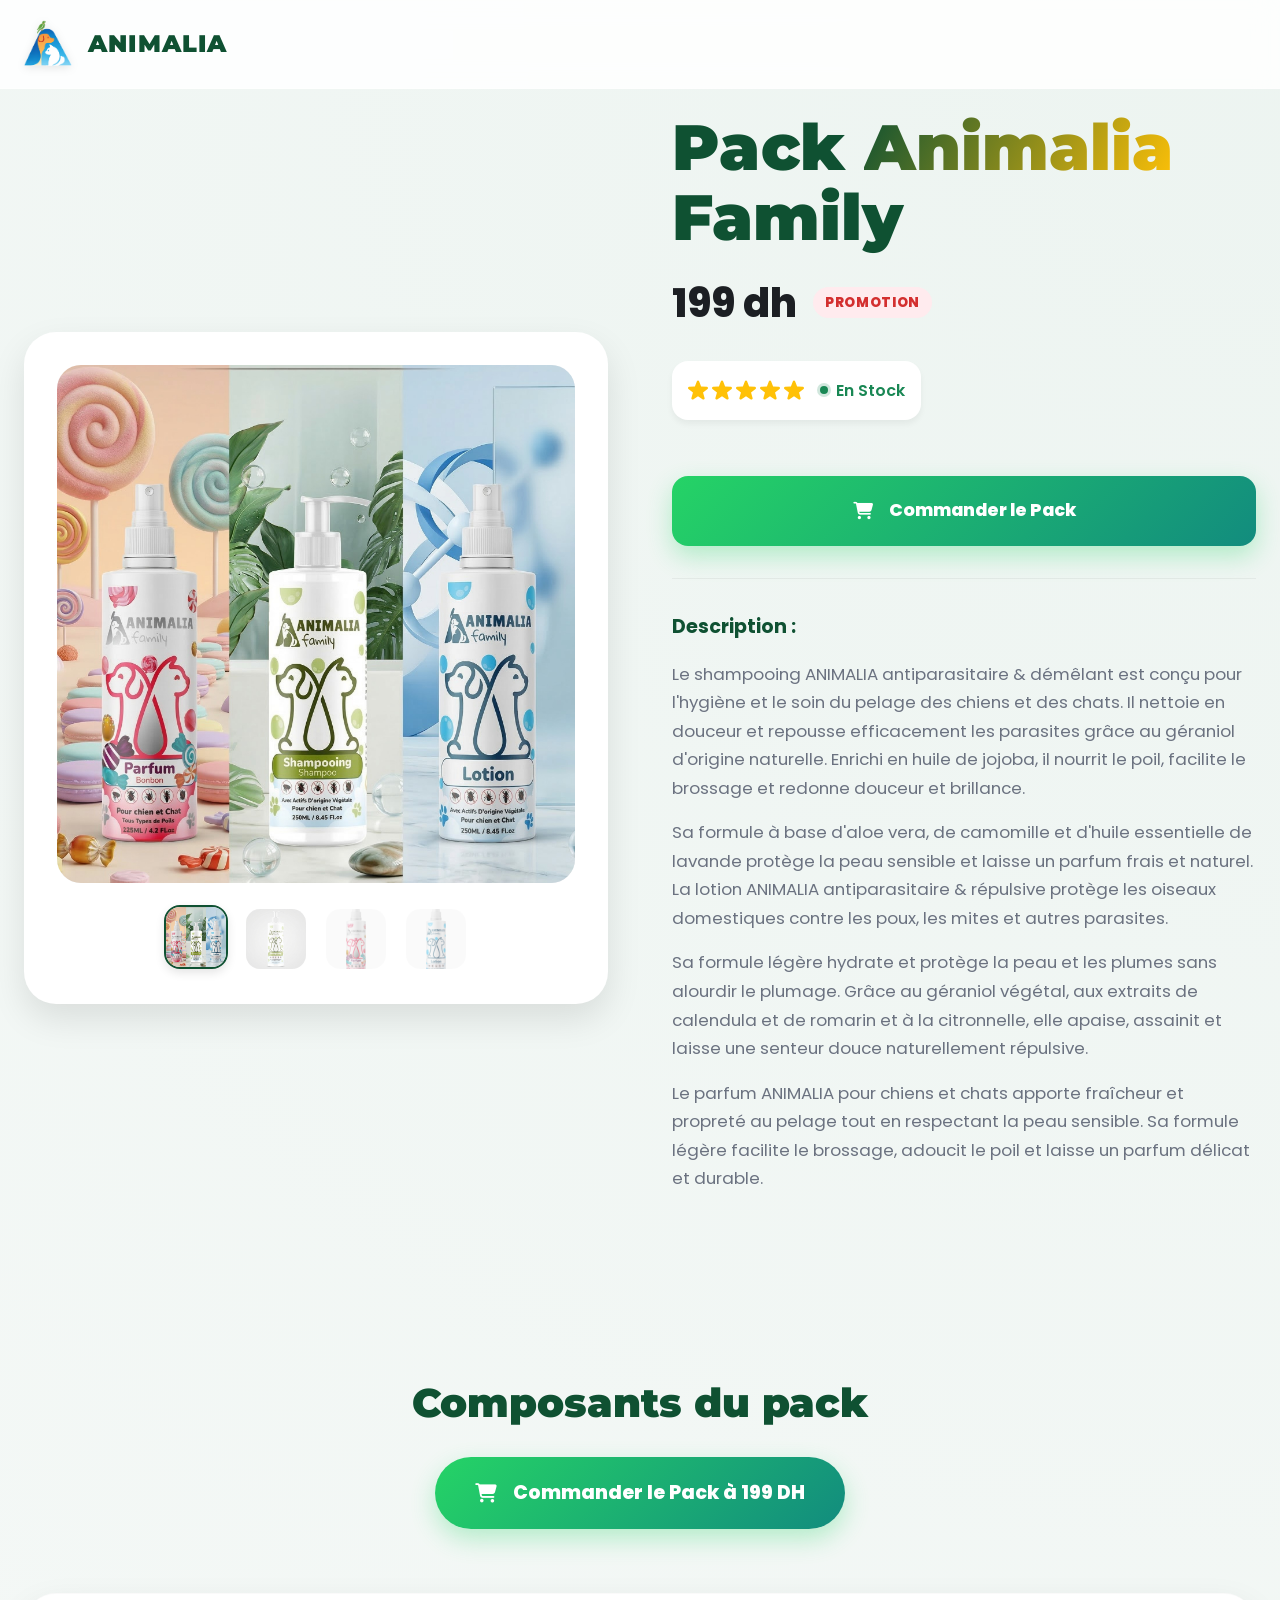
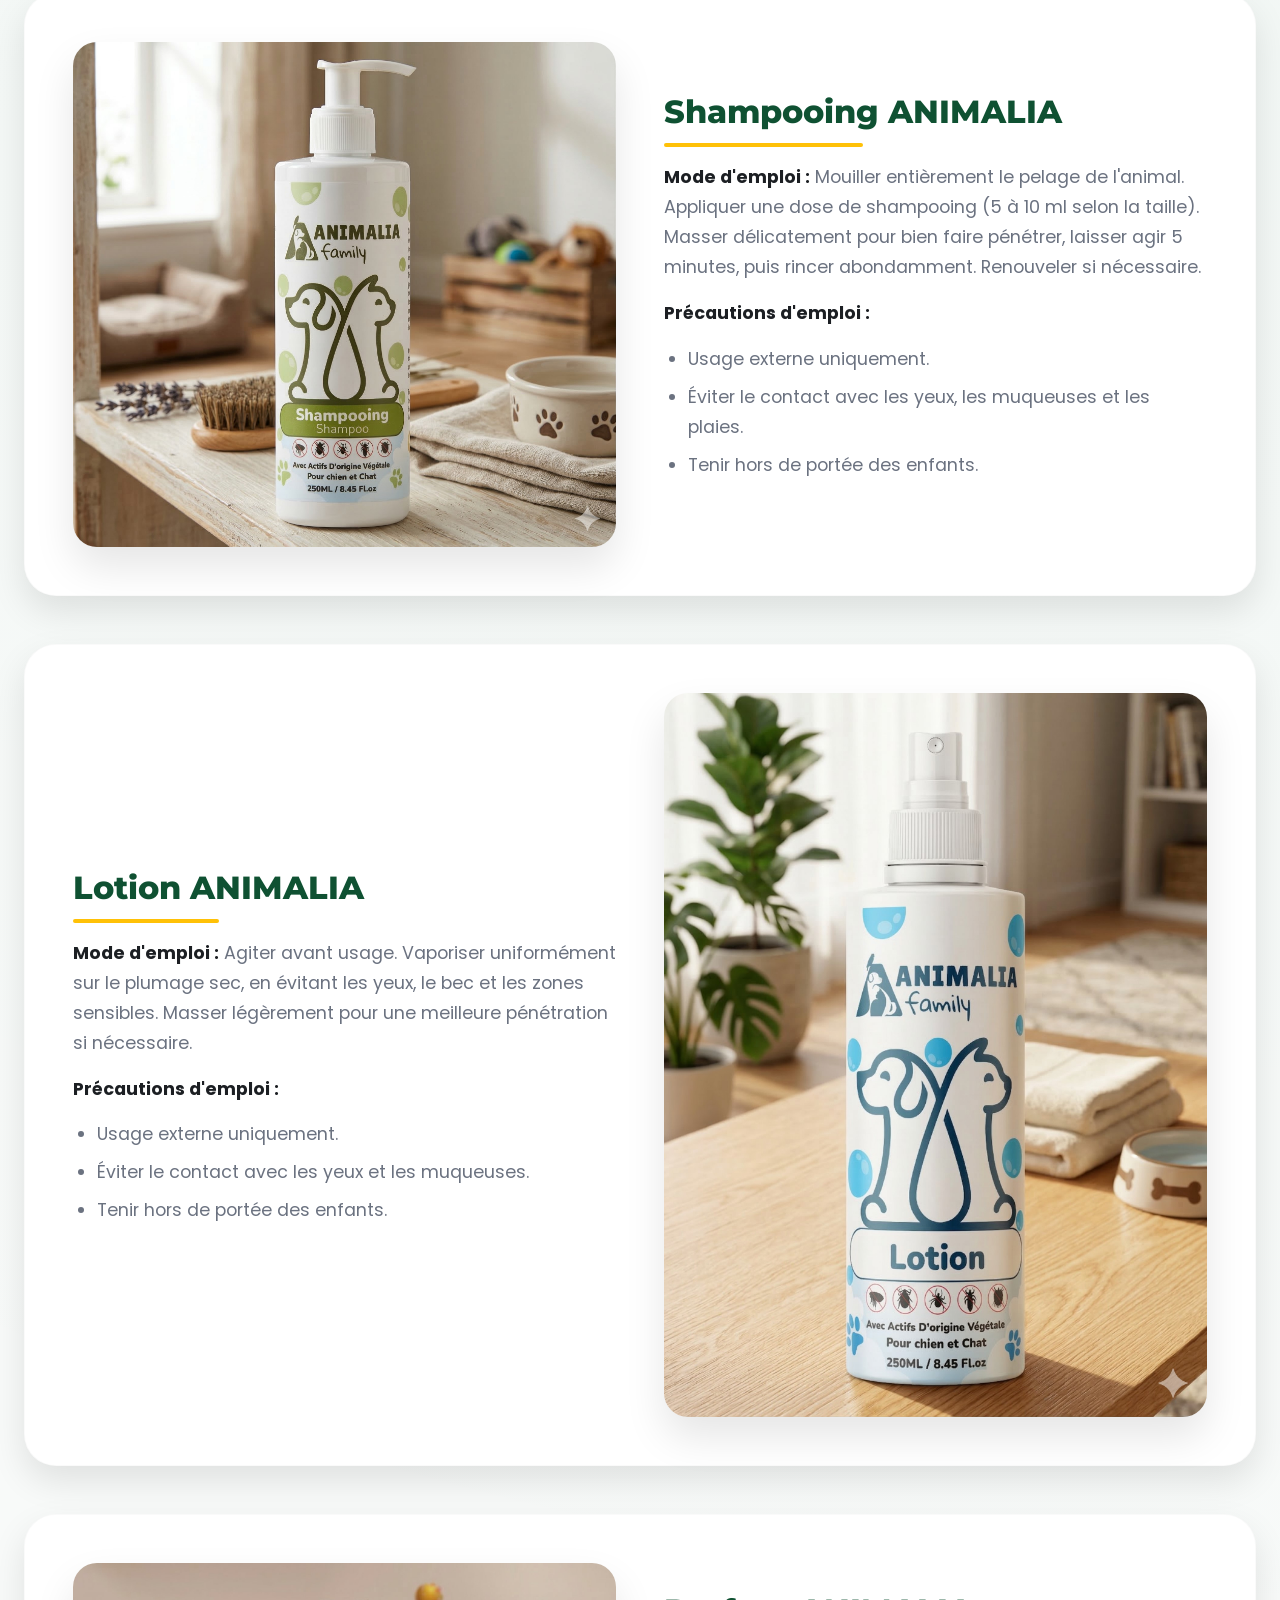
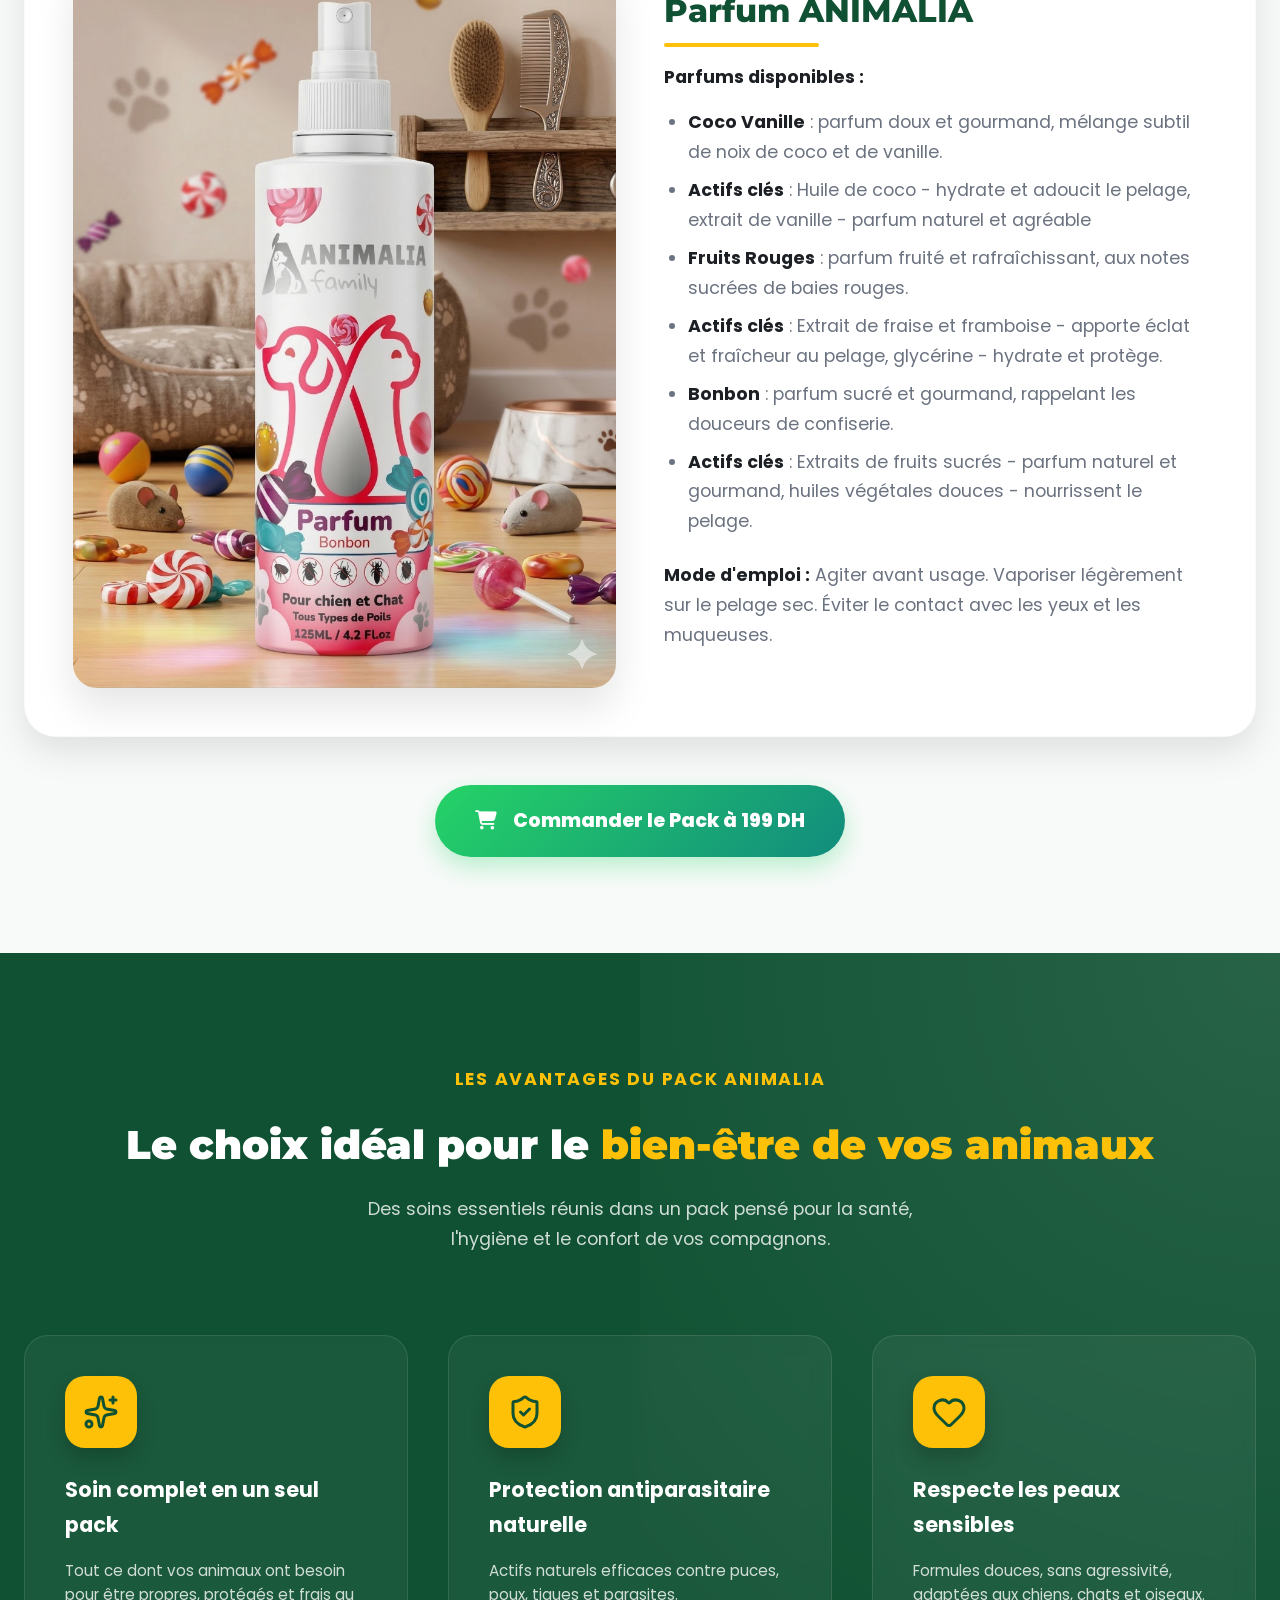
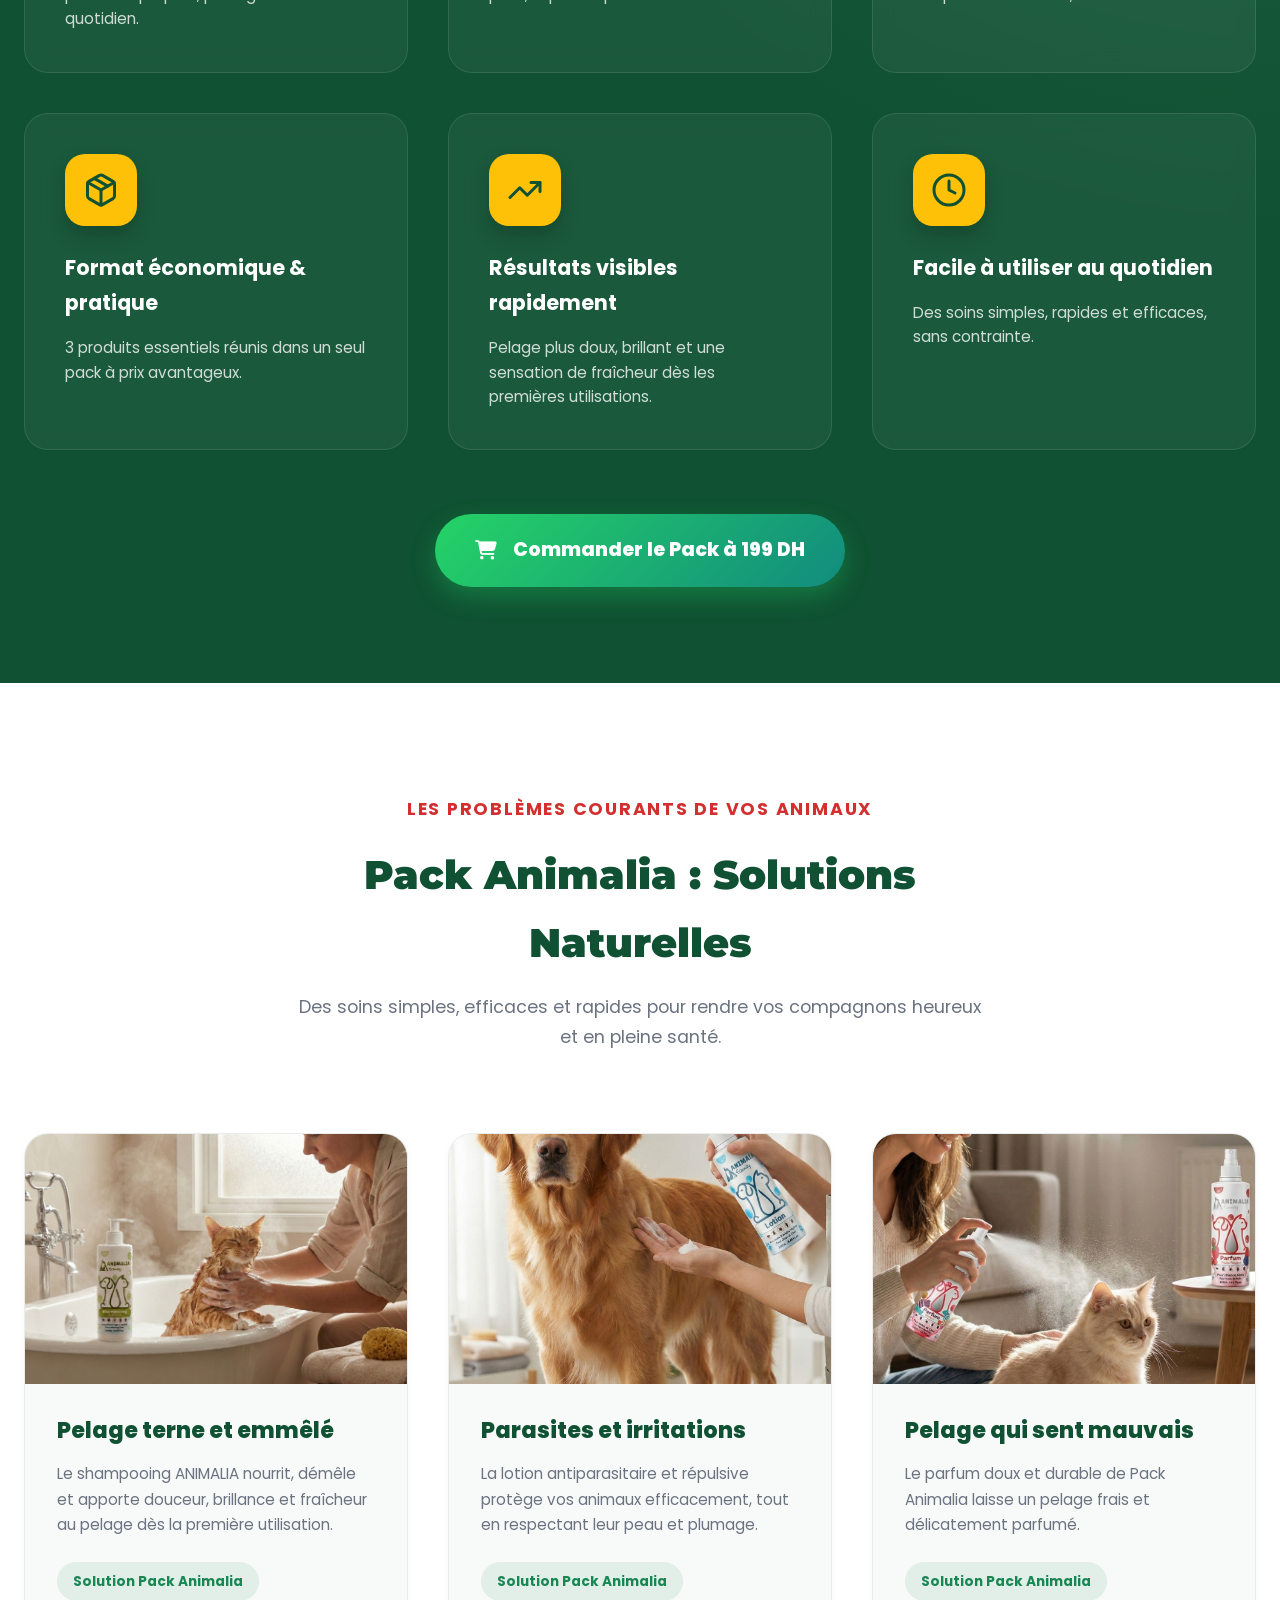
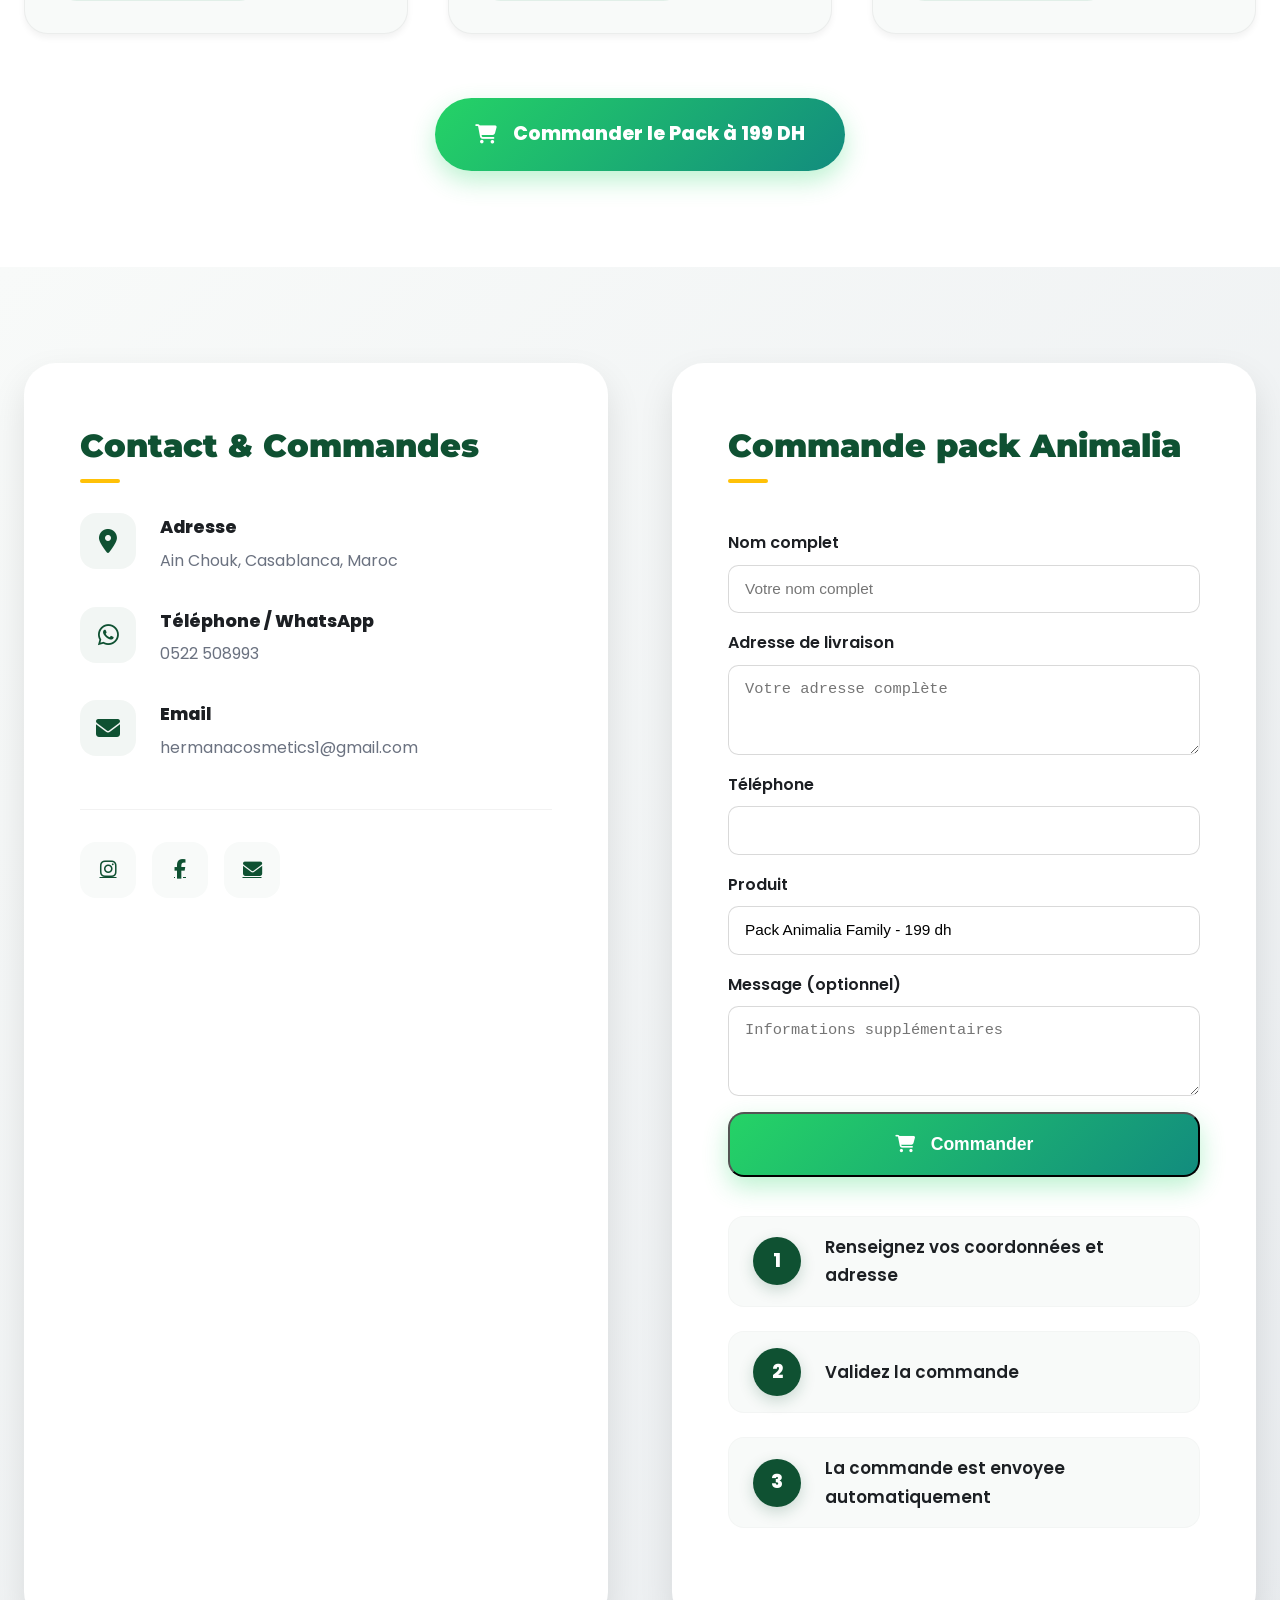
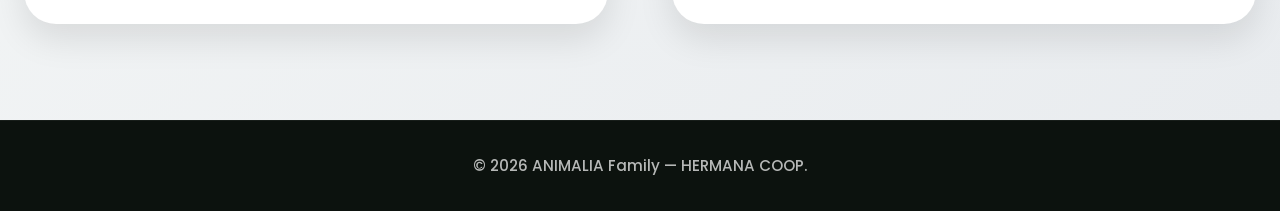
<file: index.html>
<!doctype html>
<html lang="fr">
  <head>
    <meta charset="UTF-8" />
    <meta name="viewport" content="width=device-width, initial-scale=1.0" />
    <title>ANIMALIA | Premium Pet Care | Produits Naturels 100% Maroc</title>
    <meta
      name="description"
      content="Produits naturels et efficaces pour le bien-être de vos animaux"
    />
    <link rel="icon" href="images/logo.png" />
    <link
      rel="stylesheet"
      href="https://cdnjs.cloudflare.com/ajax/libs/font-awesome/6.4.0/css/all.min.css"
    />
    <link
      href="https://fonts.googleapis.com/css2?family=Poppins:wght@300;400;500;600;700;800;900&family=Montserrat:wght@700;800;900&display=swap"
      rel="stylesheet"
    />

    <!-- Meta Pixel Code -->
    <script>
      !(function (f, b, e, v, n, t, s) {
        if (f.fbq) return;
        n = f.fbq = function () {
          n.callMethod
            ? n.callMethod.apply(n, arguments)
            : n.queue.push(arguments);
        };
        if (!f._fbq) f._fbq = n;
        n.push = n;
        n.loaded = !0;
        n.version = "2.0";
        n.queue = [];
        t = b.createElement(e);
        t.async = !0;
        t.src = v;
        s = b.getElementsByTagName(e)[0];
        s.parentNode.insertBefore(t, s);
      })(window, document, "script", "https://connect.facebook.net/en_US/fbevents.js");
      fbq("init", "1262702932162146");
      fbq("track", "PageView");
    </script>
    <!-- End Meta Pixel Code -->

    <link rel="stylesheet" href="style.css" />
  </head>
  <body>
    <noscript
      ><img
        height="1"
        width="1"
        style="display: none"
        src="https://www.facebook.com/tr?id=1262702932162146&ev=PageView&noscript=1"
    /></noscript>
    <!-- Header -->
    <header>
      <div class="container">
        <a href="/" class="logo">
          <img src="images/logo.png" alt="Animalia" />
          <span>ANIMALIA</span>
        </a>
      </div>
    </header>

    <main>
      <!-- Hero Section -->
      <section class="hero" id="home">
        <div class="container">
          <div class="grid">
            <!-- Product Gallery -->
            <div class="product-gallery">
              <div class="gallery-wrapper">
                <div class="main-image">
                  <img
                    id="mainImage"
                    src="images/Pack_Animalia_Family_bg.jpg"
                    alt="Pack Animalia"
                  />
                </div>
                <div class="thumbnails">
                  <div class="thumbnail active" onclick="changeImage(0, this)">
                    <img
                      src="images/Pack_Animalia_Family_bg.jpg"
                      alt="Thumbnail 1"
                    />
                  </div>
                  <div class="thumbnail" onclick="changeImage(1, this)">
                    <img src="images/prod1.jpg" alt="Thumbnail 2" />
                  </div>
                  <div class="thumbnail" onclick="changeImage(2, this)">
                    <img src="images/prod2.jpg" alt="Thumbnail 3" />
                  </div>
                  <div class="thumbnail" onclick="changeImage(3, this)">
                    <img src="images/prod3.jpg" alt="Thumbnail 4" />
                  </div>
                </div>
              </div>
            </div>

            <!-- Product Info -->
            <div class="product-info">
              <h1>Pack <span>Animalia</span> Family</h1>
              <p class="price">199 dh</p>

              <div class="rating-stock">
                <div class="stars">
                  <svg viewBox="0 0 512 512">
                    <path
                      d="M510.549,196.024c-3.812-11.726-14.5-19.868-26.82-20.42l-147.935-6.686l-52.09-138.642C279.37,18.739,268.329,11.089,256,11.089c-12.329,0-23.37,7.65-27.704,19.187l-52.089,138.642l-147.935,6.686c-12.321,0.552-23.008,8.694-26.821,20.42c-3.812,11.726,0.052,24.598,9.689,32.283l115.756,92.368L87.542,463.453c-3.27,11.889,1.155,24.554,11.136,31.808c9.985,7.246,23.404,7.548,33.704,0.758L256,414.473l123.617,81.547c10.3,6.789,23.719,6.487,33.704-0.758c9.982-7.245,14.405-19.92,11.131-31.808l-39.347-142.779l115.756-92.368C510.498,220.621,514.362,207.749,510.549,196.024z"
                    />
                  </svg>
                  <svg viewBox="0 0 512 512">
                    <path
                      d="M510.549,196.024c-3.812-11.726-14.5-19.868-26.82-20.42l-147.935-6.686l-52.09-138.642C279.37,18.739,268.329,11.089,256,11.089c-12.329,0-23.37,7.65-27.704,19.187l-52.089,138.642l-147.935,6.686c-12.321,0.552-23.008,8.694-26.821,20.42c-3.812,11.726,0.052,24.598,9.689,32.283l115.756,92.368L87.542,463.453c-3.27,11.889,1.155,24.554,11.136,31.808c9.985,7.246,23.404,7.548,33.704,0.758L256,414.473l123.617,81.547c10.3,6.789,23.719,6.487,33.704-0.758c9.982-7.245,14.405-19.92,11.131-31.808l-39.347-142.779l115.756-92.368C510.498,220.621,514.362,207.749,510.549,196.024z"
                    />
                  </svg>
                  <svg viewBox="0 0 512 512">
                    <path
                      d="M510.549,196.024c-3.812-11.726-14.5-19.868-26.82-20.42l-147.935-6.686l-52.09-138.642C279.37,18.739,268.329,11.089,256,11.089c-12.329,0-23.37,7.65-27.704,19.187l-52.089,138.642l-147.935,6.686c-12.321,0.552-23.008,8.694-26.821,20.42c-3.812,11.726,0.052,24.598,9.689,32.283l115.756,92.368L87.542,463.453c-3.27,11.889,1.155,24.554,11.136,31.808c9.985,7.246,23.404,7.548,33.704,0.758L256,414.473l123.617,81.547c10.3,6.789,23.719,6.487,33.704-0.758c9.982-7.245,14.405-19.92,11.131-31.808l-39.347-142.779l115.756-92.368C510.498,220.621,514.362,207.749,510.549,196.024z"
                    />
                  </svg>
                  <svg viewBox="0 0 512 512">
                    <path
                      d="M510.549,196.024c-3.812-11.726-14.5-19.868-26.82-20.42l-147.935-6.686l-52.09-138.642C279.37,18.739,268.329,11.089,256,11.089c-12.329,0-23.37,7.65-27.704,19.187l-52.089,138.642l-147.935,6.686c-12.321,0.552-23.008,8.694-26.821,20.42c-3.812,11.726,0.052,24.598,9.689,32.283l115.756,92.368L87.542,463.453c-3.27,11.889,1.155,24.554,11.136,31.808c9.985,7.246,23.404,7.548,33.704,0.758L256,414.473l123.617,81.547c10.3,6.789,23.719,6.487,33.704-0.758c9.982-7.245,14.405-19.92,11.131-31.808l-39.347-142.779l115.756-92.368C510.498,220.621,514.362,207.749,510.549,196.024z"
                    />
                  </svg>
                  <svg viewBox="0 0 512 512">
                    <path
                      d="M510.549,196.024c-3.812-11.726-14.5-19.868-26.82-20.42l-147.935-6.686l-52.09-138.642C279.37,18.739,268.329,11.089,256,11.089c-12.329,0-23.37,7.65-27.704,19.187l-52.089,138.642l-147.935,6.686c-12.321,0.552-23.008,8.694-26.821,20.42c-3.812,11.726,0.052,24.598,9.689,32.283l115.756,92.368L87.542,463.453c-3.27,11.889,1.155,24.554,11.136,31.808c9.985,7.246,23.404,7.548,33.704,0.758L256,414.473l123.617,81.547c10.3,6.789,23.719,6.487,33.704-0.758c9.982-7.245,14.405-19.92,11.131-31.808l-39.347-142.779l115.756-92.368C510.498,220.621,514.362,207.749,510.549,196.024z"
                    />
                  </svg>
                </div>
                <p class="in-stock">En Stock</p>
              </div>

              <div class="order-btn-wrapper">
                <a href="#order" class="order-btn">
                  <i class="fas fa-shopping-cart"></i>
                  Commander le Pack
                </a>
              </div>

              <div class="description">
                <p class="label">Description :</p>
                <p class="text">
                  Le shampooing ANIMALIA antiparasitaire & démêlant est conçu
                  pour l'hygiène et le soin du pelage des chiens et des chats.
                  Il nettoie en douceur et repousse efficacement les parasites
                  grâce au géraniol d'origine naturelle. Enrichi en huile de
                  jojoba, il nourrit le poil, facilite le brossage et redonne
                  douceur et brillance.
                </p>
                <p class="text">
                  Sa formule à base d'aloe vera, de camomille et d'huile
                  essentielle de lavande protège la peau sensible et laisse un
                  parfum frais et naturel. La lotion ANIMALIA antiparasitaire &
                  répulsive protège les oiseaux domestiques contre les poux, les
                  mites et autres parasites.
                </p>
                <p class="text">
                  Sa formule légère hydrate et protège la peau et les plumes
                  sans alourdir le plumage. Grâce au géraniol végétal, aux
                  extraits de calendula et de romarin et à la citronnelle, elle
                  apaise, assainit et laisse une senteur douce naturellement
                  répulsive.
                </p>
                <p class="text">
                  Le parfum ANIMALIA pour chiens et chats apporte fraîcheur et
                  propreté au pelage tout en respectant la peau sensible. Sa
                  formule légère facilite le brossage, adoucit le poil et laisse
                  un parfum délicat et durable.
                </p>
              </div>
            </div>
          </div>
        </div>
      </section>

      <!-- Pack Components Section -->
      <section class="pack-section" id="pack">
        <div class="container">
          <div class="section-title">
            <h2>Composants du pack</h2>
            <div class="center-btn" style="margin-top: 1.25rem">
              <a href="#order" class="order-btn-large">
                <i class="fas fa-shopping-cart"></i>
                Commander le Pack à 199 DH
              </a>
            </div>
          </div>

          <!-- Shampooing -->
          <div class="product-card">
            <img
              src="images/prod1i.jpg"
              alt="Shampooing Antiparasitaire & Démêlant"
            />
            <div class="content">
              <h3>Shampooing ANIMALIA</h3>
              <p>
                <span class="bold">Mode d'emploi :</span> Mouiller entièrement
                le pelage de l'animal. Appliquer une dose de shampooing (5 à 10
                ml selon la taille). Masser délicatement pour bien faire
                pénétrer, laisser agir 5 minutes, puis rincer abondamment.
                Renouveler si nécessaire.
              </p>
              <p><span class="bold">Précautions d'emploi :</span></p>
              <ul>
                <li>Usage externe uniquement.</li>
                <li>
                  Éviter le contact avec les yeux, les muqueuses et les plaies.
                </li>
                <li>Tenir hors de portée des enfants.</li>
              </ul>
            </div>
          </div>

          <!-- Lotion -->
          <div class="product-card reverse">
            <img
              src="images/prod2i.jpg"
              alt="Lotion Antiparasitaire & Répulsive"
            />
            <div class="content">
              <h3>Lotion ANIMALIA</h3>
              <p>
                <span class="bold">Mode d'emploi :</span> Agiter avant usage.
                Vaporiser uniformément sur le plumage sec, en évitant les yeux,
                le bec et les zones sensibles. Masser légèrement pour une
                meilleure pénétration si nécessaire.
              </p>
              <p><span class="bold">Précautions d'emploi :</span></p>
              <ul>
                <li>Usage externe uniquement.</li>
                <li>Éviter le contact avec les yeux et les muqueuses.</li>
                <li>Tenir hors de portée des enfants.</li>
              </ul>
            </div>
          </div>

          <!-- Parfum -->
          <div class="product-card">
            <img src="images/prod3i.jpg" alt="Parfum ANIMALIA" />
            <div class="content">
              <h3>Parfum ANIMALIA</h3>
              <p><span class="bold">Parfums disponibles :</span></p>
              <ul>
                <li>
                  <span class="bold">Coco Vanille</span> : parfum doux et
                  gourmand, mélange subtil de noix de coco et de vanille.
                </li>
                <li>
                  <span class="bold">Actifs clés</span> : Huile de coco -
                  hydrate et adoucit le pelage, extrait de vanille - parfum
                  naturel et agréable
                </li>
                <li>
                  <span class="bold">Fruits Rouges</span> : parfum fruité et
                  rafraîchissant, aux notes sucrées de baies rouges.
                </li>
                <li>
                  <span class="bold">Actifs clés</span> : Extrait de fraise et
                  framboise - apporte éclat et fraîcheur au pelage, glycérine -
                  hydrate et protège.
                </li>
                <li>
                  <span class="bold">Bonbon</span> : parfum sucré et gourmand,
                  rappelant les douceurs de confiserie.
                </li>
                <li>
                  <span class="bold">Actifs clés</span> : Extraits de fruits
                  sucrés - parfum naturel et gourmand, huiles végétales douces -
                  nourrissent le pelage.
                </li>
              </ul>
              <p>
                <span class="bold">Mode d'emploi :</span> Agiter avant usage.
                Vaporiser légèrement sur le pelage sec. Éviter le contact avec
                les yeux et les muqueuses.
              </p>
            </div>
          </div>

          <div class="center-btn">
            <a href="#order" class="order-btn-large">
              <i class="fas fa-shopping-cart"></i>
              Commander le Pack à 199 DH
            </a>
          </div>
        </div>
      </section>

      <!-- Benefits Section -->
      <section class="benefits-section">
        <div class="container">
          <div class="benefits-header">
            <p class="subtitle">Les avantages du Pack Animalia</p>
            <h2>
              Le choix idéal pour le<span> bien-être de vos animaux</span>
            </h2>
            <p>
              Des soins essentiels réunis dans un pack pensé pour la santé,
              l'hygiène et le confort de vos compagnons.
            </p>
          </div>

          <div class="benefits-grid">
            <div class="benefit-card">
              <div class="benefit-icon">
                <svg
                  xmlns="http://www.w3.org/2000/svg"
                  viewBox="0 0 24 24"
                  fill="none"
                  stroke="currentColor"
                  stroke-width="2"
                  stroke-linecap="round"
                  stroke-linejoin="round"
                >
                  <path
                    d="M11.017 2.814a1 1 0 0 1 1.966 0l1.051 5.558a2 2 0 0 0 1.594 1.594l5.558 1.051a1 1 0 0 1 0 1.966l-5.558 1.051a2 2 0 0 0-1.594 1.594l-1.051 5.558a1 1 0 0 1-1.966 0l-1.051-5.558a2 2 0 0 0-1.594-1.594l-5.558-1.051a1 1 0 0 1 0-1.966l5.558-1.051a2 2 0 0 0 1.594-1.594z"
                  ></path>
                  <path d="M20 2v4"></path>
                  <path d="M22 4h-4"></path>
                  <circle cx="4" cy="20" r="2"></circle>
                </svg>
              </div>
              <h3>Soin complet en un seul pack</h3>
              <p>
                Tout ce dont vos animaux ont besoin pour être propres, protégés
                et frais au quotidien.
              </p>
            </div>

            <div class="benefit-card">
              <div class="benefit-icon">
                <svg
                  xmlns="http://www.w3.org/2000/svg"
                  viewBox="0 0 24 24"
                  fill="none"
                  stroke="currentColor"
                  stroke-width="2"
                  stroke-linecap="round"
                  stroke-linejoin="round"
                >
                  <path
                    d="M20 13c0 5-3.5 7.5-7.66 8.95a1 1 0 0 1-.67-.01C7.5 20.5 4 18 4 13V6a1 1 0 0 1 1-1c2 0 4.5-1.2 6.24-2.72a1.17 1.17 0 0 1 1.52 0C14.51 3.81 17 5 19 5a1 1 0 0 1 1 1z"
                  ></path>
                  <path d="m9 12 2 2 4-4"></path>
                </svg>
              </div>
              <h3>Protection antiparasitaire naturelle</h3>
              <p>
                Actifs naturels efficaces contre puces, poux, tiques et
                parasites.
              </p>
            </div>

            <div class="benefit-card">
              <div class="benefit-icon">
                <svg
                  xmlns="http://www.w3.org/2000/svg"
                  viewBox="0 0 24 24"
                  fill="none"
                  stroke="currentColor"
                  stroke-width="2"
                  stroke-linecap="round"
                  stroke-linejoin="round"
                >
                  <path
                    d="M2 9.5a5.5 5.5 0 0 1 9.591-3.676.56.56 0 0 0 .818 0A5.49 5.49 0 0 1 22 9.5c0 2.29-1.5 4-3 5.5l-5.492 5.313a2 2 0 0 1-3 .019L5 15c-1.5-1.5-3-3.2-3-5.5"
                  ></path>
                </svg>
              </div>
              <h3>Respecte les peaux sensibles</h3>
              <p>
                Formules douces, sans agressivité, adaptées aux chiens, chats et
                oiseaux.
              </p>
            </div>

            <div class="benefit-card">
              <div class="benefit-icon">
                <svg
                  xmlns="http://www.w3.org/2000/svg"
                  viewBox="0 0 24 24"
                  fill="none"
                  stroke="currentColor"
                  stroke-width="2"
                  stroke-linecap="round"
                  stroke-linejoin="round"
                >
                  <path
                    d="M11 21.73a2 2 0 0 0 2 0l7-4A2 2 0 0 0 21 16V8a2 2 0 0 0-1-1.73l-7-4a2 2 0 0 0-2 0l-7 4A2 2 0 0 0 3 8v8a2 2 0 0 0 1 1.73z"
                  ></path>
                  <path d="M12 22V12"></path>
                  <polyline points="3.29 7 12 12 20.71 7"></polyline>
                  <path d="m7.5 4.27 9 5.15"></path>
                </svg>
              </div>
              <h3>Format économique & pratique</h3>
              <p>
                3 produits essentiels réunis dans un seul pack à prix
                avantageux.
              </p>
            </div>

            <div class="benefit-card">
              <div class="benefit-icon">
                <svg
                  xmlns="http://www.w3.org/2000/svg"
                  viewBox="0 0 24 24"
                  fill="none"
                  stroke="currentColor"
                  stroke-width="2"
                  stroke-linecap="round"
                  stroke-linejoin="round"
                >
                  <path d="M16 7h6v6"></path>
                  <path d="m22 7-8.5 8.5-5-5L2 17"></path>
                </svg>
              </div>
              <h3>Résultats visibles rapidement</h3>
              <p>
                Pelage plus doux, brillant et une sensation de fraîcheur dès les
                premières utilisations.
              </p>
            </div>

            <div class="benefit-card">
              <div class="benefit-icon">
                <svg
                  xmlns="http://www.w3.org/2000/svg"
                  viewBox="0 0 24 24"
                  fill="none"
                  stroke="currentColor"
                  stroke-width="2"
                  stroke-linecap="round"
                  stroke-linejoin="round"
                >
                  <path d="M12 6v6l4 2"></path>
                  <circle cx="12" cy="12" r="10"></circle>
                </svg>
              </div>
              <h3>Facile à utiliser au quotidien</h3>
              <p>Des soins simples, rapides et efficaces, sans contrainte.</p>
            </div>
          </div>

          <div class="text-center mt-16">
            <a href="#order" class="order-btn-large">
              <i class="fas fa-shopping-cart"></i>
              Commander le Pack à 199 DH
            </a>
          </div>
        </div>
      </section>

      <!-- Problems Section -->
      <section class="problems-section">
        <div class="container">
          <div class="problems-header">
            <p class="subtitle">Les problèmes courants de vos animaux</p>
            <h2>Pack <span>Animalia</span> : Solutions Naturelles</h2>
            <p>
              Des soins simples, efficaces et rapides pour rendre vos compagnons
              heureux et en pleine santé.
            </p>
          </div>

          <div class="problems-grid">
            <div class="problem-card">
              <div class="problem-image">
                <img
                  src="images/cat-with-shampoo-cleaning.jpg"
                  alt="Pelage terne et emmêlé"
                />
              </div>
              <div class="problem-content">
                <h3>Pelage terne et emmêlé</h3>
                <p>
                  Le shampooing ANIMALIA nourrit, démêle et apporte douceur,
                  brillance et fraîcheur au pelage dès la première utilisation.
                </p>
                <span class="problem-tag">Solution Pack Animalia</span>
              </div>
            </div>

            <div class="problem-card">
              <div class="problem-image">
                <img
                  src="images/angry-cat.jpg"
                  alt="Parasites et irritations"
                />
              </div>
              <div class="problem-content">
                <h3>Parasites et irritations</h3>
                <p>
                  La lotion antiparasitaire et répulsive protège vos animaux
                  efficacement, tout en respectant leur peau et plumage.
                </p>
                <span class="problem-tag">Solution Pack Animalia</span>
              </div>
            </div>

            <div class="problem-card">
              <div class="problem-image">
                <img src="images/chill-cat.jpg" alt="Pelage qui sent mauvais" />
              </div>
              <div class="problem-content">
                <h3>Pelage qui sent mauvais</h3>
                <p>
                  Le parfum doux et durable de Pack Animalia laisse un pelage
                  frais et délicatement parfumé.
                </p>
                <span class="problem-tag">Solution Pack Animalia</span>
              </div>
            </div>
          </div>

          <div class="text-center mt-16">
            <a href="#order" class="order-btn-large">
              <i class="fas fa-shopping-cart"></i>
              Commander le Pack à 199 DH
            </a>
          </div>
        </div>
      </section>

      <!-- Contact Section -->
      <section class="contact-section" id="contact">
        <div class="contact-bg"></div>
        <div class="container">
          <div class="contact-grid">
            <!-- Contact Info -->
            <div class="contact-info">
              <h2>Contact & Commandes</h2>

              <div class="contact-item">
                <div class="icon">
                  <i class="fas fa-map-marker-alt"></i>
                </div>
                <div>
                  <h4>Adresse</h4>
                  <p>Ain Chouk, Casablanca, Maroc</p>
                </div>
              </div>

              <div class="contact-item">
                <div class="icon">
                  <i class="fab fa-whatsapp"></i>
                </div>
                <div>
                  <h4>Téléphone / WhatsApp</h4>
                  <p>0522 508993</p>
                </div>
              </div>

              <div class="contact-item">
                <div class="icon">
                  <i class="fas fa-envelope"></i>
                </div>
                <div>
                  <h4>Email</h4>
                  <p>hermanacosmetics1@gmail.com</p>
                </div>
              </div>

              <div class="social-links">
                <a
                  href="https://www.instagram.com/animaliafamily10/"
                  target="_blank"
                  rel="noopener noreferrer"
                >
                  <i class="fab fa-instagram"></i>
                </a>
                <a
                  href="https://web.facebook.com/profile.php?id=61585176427252"
                  target="_blank"
                  rel="noopener noreferrer"
                >
                  <i class="fab fa-facebook-f"></i>
                </a>
                <a
                  href="mailto:hermanacosmetics1@gmail.com"
                  target="_blank"
                  rel="noopener noreferrer"
                >
                  <i class="fas fa-envelope"></i>
                </a>
              </div>
            </div>

            <!-- How to Order (Order Form) -->
            <div class="how-to-order" id="order">
              <h3>Commande pack Animalia</h3>
              

              <form id="orderForm" class="order-form">
                <label>
                  Nom complet
                  <input
                    type="text"
                    id="fullName"
                    name="fullName"
                    required
                    placeholder="Votre nom complet"
                  />
                </label>
                <label>
                  Adresse de livraison
                  <textarea
                    id="address"
                    name="address"
                    required
                    placeholder="Votre adresse complète"
                  ></textarea>
                </label>
                <label>
                  Téléphone
                  <input
                    type="tel"
                    id="phone"
                    name="phone"
                    required
                  />
                </label>
                <label>
                  Produit
                  <input
                    type="text"
                    id="product"
                    name="product"
                    value="Pack Animalia Family - 199 dh"
                    readonly
                  />
                </label>
                <label>
                  Message (optionnel)
                  <textarea
                    id="message"
                    name="message"
                    placeholder="Informations supplémentaires"
                  ></textarea>
                </label>

                <button type="submit" class="order-btn">
                  <i class="fas fa-shopping-cart"></i>
                  Commander
                </button>
                <p id="orderStatus" class="order-status" aria-live="polite"></p>
              </form>

              <div class="order-steps">
                <div class="order-step">
                  <div class="number">1</div>
                  <p>Renseignez vos coordonnées et adresse</p>
                </div>
                <div class="order-step">
                  <div class="number">2</div>
                  <p>Validez la commande</p>
                </div>
                <div class="order-step">
                  <div class="number">3</div>
                  <p>La commande est envoyee automatiquement</p>
                </div>
              </div>
            </div>
          </div>
        </div>
      </section>
    </main>

    <!-- Footer -->
    <footer>
      <div class="container">
        <p>
          ©
          <script>
            document.write(new Date().getFullYear());
          </script>
          ANIMALIA Family — HERMANA COOP.
        </p>
      </div>
    </footer>

    <script src="config.js"></script>

    <!-- JavaScript for Image Gallery and Order -->
    <script>
      const productImages = [
        "images/Pack_Animalia_Family_bg.jpg",
        "images/prod1.jpg",
        "images/prod2.jpg",
        "images/prod3.jpg",
      ];

      function changeImage(index, element) {
        // Update main image
        document.getElementById("mainImage").src = productImages[index];

        // Update active thumbnail
        document.querySelectorAll(".thumbnail").forEach((thumb) => {
          thumb.classList.remove("active");
        });
        element.classList.add("active");
      }

      const API_BASE_URL = (window.__ANIMALIA_API_URL__ || "")
        .trim()
        .replace(/\/+$/, "");
      const USING_AWS_API = Boolean(API_BASE_URL);
      const ORDER_RECIPIENT = "hermanacosmetics1@gmail.com";
      const ORDER_SUBMIT_URL = USING_AWS_API
        ? `${API_BASE_URL}/orders`
        : `https://formsubmit.co/ajax/${ORDER_RECIPIENT}`;
      const orderForm = document.getElementById("orderForm");
      const orderStatus = document.getElementById("orderStatus");
      const productInput = document.getElementById("product");

      orderForm.addEventListener("submit", async function (e) {
        e.preventDefault();

        const fullName = document.getElementById("fullName").value.trim();
        const address = document.getElementById("address").value.trim();
        const phone = document.getElementById("phone").value.trim();
        const product = productInput.value;
        const message = document.getElementById("message").value.trim();

        if (!fullName || !address || !phone) {
          alert("Veuillez remplir tous les champs requis.");
          return;
        }

        const submitButton = orderForm.querySelector("button[type='submit']");
        const initialButtonHtml = submitButton.innerHTML;
        submitButton.disabled = true;
        submitButton.innerHTML =
          '<i class="fas fa-spinner fa-spin"></i> Envoi...';
        orderStatus.textContent = "";

        try {
          const response = await fetch(ORDER_SUBMIT_URL, {
            method: "POST",
            headers: {
              "Content-Type": "application/json",
              Accept: "application/json",
            },
            body: JSON.stringify(
              USING_AWS_API
                ? {
                    fullName,
                    address,
                    phone,
                    product,
                    message: message || "",
                  }
                : {
                    _subject: "Nouvelle commande ANIMALIA",
                    nom_complet: fullName,
                    adresse_livraison: address,
                    telephone: phone,
                    produit: product,
                    message: message || "Aucun",
                  }
            ),
          });

          const result = await response.json().catch(() => ({}));

          if (
            !response.ok ||
            (!USING_AWS_API &&
              result.success !== "true" &&
              result.success !== true)
          ) {
            throw new Error("Order submit failed");
          }

          orderForm.reset();
          productInput.value = "Pack Animalia Family - 199 dh";
          orderStatus.textContent =
            "Commande envoyee. Vous serez contacte prochainement.";
          orderStatus.classList.remove("error");
          orderStatus.classList.add("success");
        } catch (error) {
          orderStatus.textContent =
            "Echec de l'envoi. Veuillez reessayer ou contacter le support.";
          orderStatus.classList.remove("success");
          orderStatus.classList.add("error");
        } finally {
          submitButton.disabled = false;
          submitButton.innerHTML = initialButtonHtml;
        }
      });
    </script>
  </body>
</html>
</file>
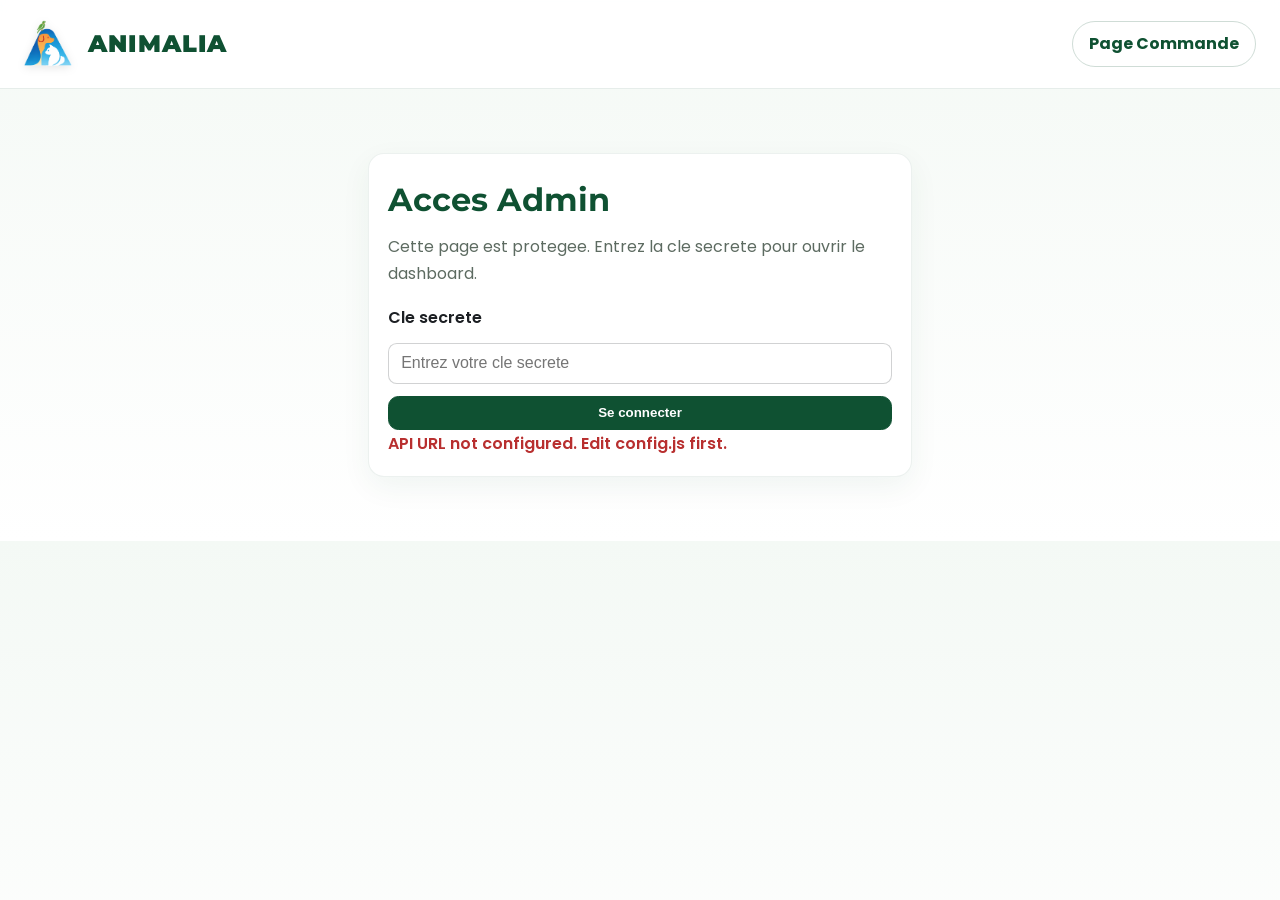
<file: admin.html>
<!doctype html>
<html lang="fr">
  <head>
    <meta charset="UTF-8" />
    <meta name="viewport" content="width=device-width, initial-scale=1.0" />
    <title>ANIMALIA Dashboard | Commandes</title>
    <link rel="icon" href="images/logo.png" />
    <link
      rel="stylesheet"
      href="https://cdnjs.cloudflare.com/ajax/libs/font-awesome/6.4.0/css/all.min.css"
    />
    <link
      href="https://fonts.googleapis.com/css2?family=Poppins:wght@300;400;500;600;700;800;900&family=Montserrat:wght@700;800;900&display=swap"
      rel="stylesheet"
    />
    <link rel="stylesheet" href="style.css" />
    <link rel="stylesheet" href="admin.css" />
  </head>
  <body class="admin-body">
    <header class="admin-header">
      <div class="container admin-header-inner">
        <a href="index.html" class="logo">
          <img src="images/logo.png" alt="Animalia" />
          <span>ANIMALIA</span>
        </a>
        <a href="index.html#order" class="admin-home-link">Page Commande</a>
      </div>
    </header>

    <main class="admin-main">
      <div class="container">
        <section id="loginCard" class="admin-card login-card">
          <h1>Acces Admin</h1>
          <p class="subtitle">
            Cette page est protegee. Entrez la cle secrete pour ouvrir le dashboard.
          </p>

          <form id="loginForm" class="login-form" autocomplete="off">
            <label for="adminTokenInput">Cle secrete</label>
            <input
              id="adminTokenInput"
              type="password"
              placeholder="Entrez votre cle secrete"
              required
            />
            <button id="loginBtn" type="submit" class="admin-btn primary">
              Se connecter
            </button>
          </form>
          <p id="loginStatus" class="dashboard-status" aria-live="polite"></p>
        </section>

        <div id="dashboardShell" class="dashboard-shell" hidden>
          <section class="admin-card">
            <h1>Dashboard commandes</h1>
            <p class="subtitle">Suivi des commandes en temps reel.</p>

            <div class="auth-actions">
              <button id="refreshBtn" class="admin-btn">Rafraichir</button>
              <button id="logoutBtn" class="admin-btn danger">Se deconnecter</button>
              <p
                id="dashboardStatus"
                class="dashboard-status"
                aria-live="polite"
              ></p>
            </div>
          </section>

          <section class="admin-card">
            <div class="controls-grid">
              <label>
                Recherche
                <input
                  id="searchInput"
                  type="text"
                  placeholder="Nom, telephone, adresse"
                />
              </label>

              <label>
                Statut
                <select id="statusFilter">
                  <option value="">Tous</option>
                  <option value="new">Nouveau</option>
                  <option value="confirmed">Confirme</option>
                  <option value="shipped">Expedie</option>
                  <option value="delivered">Livre</option>
                  <option value="cancelled">Annule</option>
                </select>
              </label>
            </div>

            <div class="stats-grid">
              <article class="stat-card">
                <span>Total</span>
                <strong id="statTotal">0</strong>
              </article>
              <article class="stat-card">
                <span>Nouveaux</span>
                <strong id="statNew">0</strong>
              </article>
              <article class="stat-card">
                <span>Confirmes</span>
                <strong id="statConfirmed">0</strong>
              </article>
              <article class="stat-card">
                <span>Livres</span>
                <strong id="statDelivered">0</strong>
              </article>
            </div>

            <div class="table-wrap">
              <table>
                <thead>
                  <tr>
                    <th>Date</th>
                    <th>Client</th>
                    <th>Telephone</th>
                    <th>Produit</th>
                    <th>Statut</th>
                    <th>Details</th>
                  </tr>
                </thead>
                <tbody id="ordersTableBody"></tbody>
              </table>
            </div>

            <p id="emptyState" class="empty-state">Aucune commande trouvee.</p>
          </section>
        </div>
      </div>
    </main>

    <script src="config.js"></script>
    <script src="admin.js"></script>
  </body>
</html>
</file>
<file: style.css>
/* style.css - Premium Restyling for ANIMALIA */
:root {
  --primary: #0f5132;
  --primary-light: #198754;
  --accent: #ffc107;
  --accent-hover: #ffb300;
  --text-main: #1c1f23;
  --text-muted: #6b7280;
  --bg-light: #f8faf9;
  --surface: #ffffff;
  --glass: rgba(255, 255, 255, 0.85);
  --glass-border: rgba(255, 255, 255, 0.4);
  --shadow-sm: 0 4px 6px rgba(0, 0, 0, 0.05);
  --shadow-lg: 0 15px 35px rgba(0, 0, 0, 0.1);
  --transition: all 0.3s cubic-bezier(0.4, 0, 0.2, 1);
}

*,
*::before,
*::after {
  box-sizing: border-box;
  margin: 0;
  padding: 0;
}

html {
  scroll-behavior: smooth;
}

body {
  font-family: "Poppins", sans-serif;
  -webkit-font-smoothing: antialiased;
  line-height: 1.7;
  color: var(--text-main);
  background-color: var(--bg-light);
  background-image:
    radial-gradient(
      circle at top right,
      rgba(25, 135, 84, 0.05) 0%,
      transparent 40%
    ),
    radial-gradient(
      circle at bottom left,
      rgba(255, 193, 7, 0.05) 0%,
      transparent 40%
    );
}

.font-montserrat {
  font-family: "Montserrat", sans-serif;
}

.container {
  max-width: 1280px;
  margin: 0 auto;
  padding: 0 1.5rem;
}

/* Header (Glassmorphism) */
header {
  position: fixed;
  top: 0;
  width: 100%;
  z-index: 100;
  background: var(--glass);
  backdrop-filter: blur(12px);
  -webkit-backdrop-filter: blur(12px);
  border-bottom: 1px solid var(--glass-border);
  transition: var(--transition);
}

header .container {
  display: flex;
  height: 5.5rem;
  align-items: center;
  justify-content: space-between;
}

.logo {
  display: flex;
  align-items: center;
  gap: 1rem;
  text-decoration: none;
}

.logo img {
  width: 48px;
  height: 48px;
  object-fit: contain;
  filter: drop-shadow(0 2px 4px rgba(0, 0, 0, 0.1));
  transition: var(--transition);
}

.logo span {
  font-family: "Montserrat", sans-serif;
  font-size: 1.5rem;
  font-weight: 900;
  color: var(--primary);
  letter-spacing: 0.05em;
}

.logo:hover img {
  transform: rotate(-5deg) scale(1.05);
}

.admin-link {
  text-decoration: none;
  font-weight: 700;
  color: var(--primary);
  border: 1px solid rgba(15, 81, 50, 0.2);
  background: rgba(255, 255, 255, 0.6);
  border-radius: 999px;
  padding: 0.55rem 1rem;
  transition: var(--transition);
}

.admin-link:hover {
  background: var(--primary);
  color: #ffffff;
  border-color: var(--primary);
}

.whatsapp-btn {
  display: inline-flex;
  align-items: center;
  gap: 0.75rem;
  background: linear-gradient(135deg, #25d366, #128c7e);
  padding: 0.75rem 1.5rem;
  border-radius: 99px;
  font-size: 0.95rem;
  font-weight: 700;
  color: white;
  text-decoration: none;
  box-shadow: 0 4px 15px rgba(37, 211, 102, 0.3);
  transition: var(--transition);
}

.whatsapp-btn:hover {
  transform: translateY(-2px);
  box-shadow: 0 6px 20px rgba(37, 211, 102, 0.4);
}

.whatsapp-btn span {
  display: none;
}
@media (min-width: 640px) {
  .whatsapp-btn span {
    display: inline;
  }
}

/* Hero Section */
.hero {
  padding: 7rem 0 3rem;
  position: relative;
}

.hero .grid {
  display: grid;
  grid-template-columns: 1fr;
  gap: 4rem;
  align-items: center;
}

@media (min-width: 1024px) {
  .hero .grid {
    grid-template-columns: 1fr 1fr;
  }
}

.product-gallery {
  position: relative;
  perspective: 1000px;
}

.gallery-wrapper {
  background: var(--surface);
  border-radius: 2rem;
  padding: 2rem;
  box-shadow: var(--shadow-lg);
  border: 1px solid rgba(255, 255, 255, 0.8);
}

.main-image {
  position: relative;
  padding-bottom: 100%;
  border-radius: 1.5rem;
  overflow: hidden;
  background: linear-gradient(to bottom right, #f8f9fa, #e9ecef);
}

.main-image img {
  position: absolute;
  top: 0;
  left: 0;
  width: 100%;
  height: 100%;
  object-fit: cover;
  transition: transform 0.5s ease;
}

.main-image:hover img {
  transform: scale(1.05);
}

.thumbnails {
  display: flex;
  gap: 1rem;
  margin-top: 1.5rem;
  justify-content: center;
}

.thumbnail {
  width: 4rem;
  height: 4rem;
  border-radius: 1rem;
  cursor: pointer;
  overflow: hidden;
  border: 2px solid transparent;
  opacity: 0.5;
  transition: var(--transition);
}

.thumbnail:hover,
.thumbnail.active {
  opacity: 1;
  border-color: var(--primary);
  transform: translateY(-2px);
  box-shadow: 0 4px 10px rgba(0, 0, 0, 0.1);
}

.thumbnail img {
  width: 100%;
  height: 100%;
  object-fit: cover;
}

/* Product Info */
.product-info h1 {
  font-family: "Montserrat", sans-serif;
  font-size: clamp(2.5rem, 5vw, 4rem);
  font-weight: 900;
  line-height: 1.1;
  color: var(--primary);
  margin-bottom: 1rem;
}

.product-info h1 span {
  background: linear-gradient(120deg, var(--primary), var(--accent));
  -webkit-background-clip: text;
  -webkit-text-fill-color: transparent;
}

.price {
  font-size: 2.5rem;
  font-weight: 800;
  color: var(--text-main);
  display: flex;
  align-items: center;
  gap: 1rem;
}

.price::after {
  content: "Promotion";
  font-size: 0.85rem;
  background: #ffebee;
  color: #d32f2f;
  padding: 0.25rem 0.75rem;
  border-radius: 99px;
  text-transform: uppercase;
  letter-spacing: 0.05em;
}

.rating-stock {
  display: flex;
  align-items: center;
  gap: 1rem;
  margin: 1.5rem 0;
  padding: 1rem;
  background: white;
  border-radius: 1rem;
  box-shadow: var(--shadow-sm);
  display: inline-flex;
}

.stars {
  display: flex;
  gap: 0.25rem;
  color: var(--accent);
}
.stars svg {
  width: 1.25rem;
  height: 1.25rem;
  fill: currentColor;
}

.in-stock {
  display: flex;
  align-items: center;
  gap: 0.5rem;
  font-weight: 600;
  color: var(--primary-light);
}
.in-stock::before {
  content: "";
  width: 8px;
  height: 8px;
  background: currentColor;
  border-radius: 50%;
  box-shadow: 0 0 0 3px rgba(25, 135, 84, 0.2);
}

.description {
  margin: 2rem 0;
  padding-top: 2rem;
  border-top: 1px solid rgba(0, 0, 0, 0.05);
}

.description .label {
  font-weight: 700;
  font-size: 1.2rem;
  margin-bottom: 1rem;
  color: var(--primary);
}

.description .text {
  font-size: 1.05rem;
  color: var(--text-muted);
  margin-bottom: 1rem;
}

.order-btn-wrapper {
  margin: 2rem 0;
}

.whatsapp-order-btn {
  display: inline-flex;
  align-items: center;
  justify-content: center;
  gap: 1rem;
  width: 100%;
  background: linear-gradient(135deg, #25d366, #128c7e);
  color: white;
  padding: 1.25rem 2rem;
  border-radius: 1rem;
  font-size: 1.25rem;
  font-weight: 700;
  text-decoration: none;
  box-shadow: 0 10px 25px rgba(37, 211, 102, 0.3);
  transition: var(--transition);
  position: relative;
  overflow: hidden;
}

.whatsapp-order-btn::after {
  content: "";
  position: absolute;
  top: 0;
  left: -100%;
  width: 50%;
  height: 100%;
  background: linear-gradient(
    to right,
    rgba(255, 255, 255, 0) 0%,
    rgba(255, 255, 255, 0.3) 50%,
    rgba(255, 255, 255, 0) 100%
  );
  transform: skewX(-25deg);
  animation: shine 3s infinite;
}

@keyframes shine {
  0% {
    left: -100%;
  }
  20% {
    left: 200%;
  }
  100% {
    left: 200%;
  }
}

.whatsapp-order-btn:hover {
  transform: translateY(-5px);
  box-shadow: 0 15px 35px rgba(37, 211, 102, 0.4);
}

/* Sections Shared */
.section-title {
  text-align: center;
  margin-bottom: 4rem;
}

.section-title h2 {
  font-family: "Montserrat", sans-serif;
  font-size: 2.5rem;
  font-weight: 900;
  color: var(--primary);
}

/* Pack Section */
.pack-section {
  padding: 6rem 0;
}

.product-card {
  display: grid;
  gap: 3rem;
  align-items: center;
  background: white;
  border-radius: 2rem;
  padding: 3rem;
  margin-bottom: 3rem;
  box-shadow: var(--shadow-lg);
  transition: var(--transition);
  border: 1px solid rgba(0, 0, 0, 0.02);
}

@media (min-width: 1024px) {
  .product-card {
    grid-template-columns: 1fr 1fr;
  }
  .product-card.reverse {
    direction: rtl;
  }
  .product-card.reverse > * {
    direction: ltr;
  }
}

.product-card:hover {
  transform: translateY(-5px);
}

.product-card img {
  width: 100%;
  border-radius: 1.5rem;
  object-fit: contain;
  box-shadow: 0 20px 40px rgba(0, 0, 0, 0.1);
  transition: var(--transition);
}
.product-card:hover img {
  transform: scale(1.02);
}

.product-card h3 {
  font-size: 2rem;
  font-weight: 800;
  font-family: "Montserrat", sans-serif;
  color: var(--primary);
  margin-bottom: 1.5rem;
  position: relative;
  display: inline-block;
}

.product-card h3::after {
  content: "";
  position: absolute;
  bottom: -0.5rem;
  left: 0;
  width: 50%;
  height: 4px;
  background: var(--accent);
  border-radius: 2px;
}

.product-card .content {
  font-size: 1.1rem;
  color: var(--text-muted);
}
.product-card .content p {
  margin-bottom: 1rem;
}
.product-card .content .bold {
  color: var(--text-main);
  font-weight: 700;
}
.product-card .content ul {
  margin: 1rem 0 1.5rem 1.5rem;
}
.product-card .content li {
  margin-bottom: 0.5rem;
}

/* Benefits Section */
.benefits-section {
  padding: 6rem 0;
  background: var(--primary);
  color: white;
  position: relative;
  overflow: hidden;
}

.benefits-section::before {
  content: "";
  position: absolute;
  top: 0;
  right: 0;
  width: 50%;
  height: 100%;
  background: radial-gradient(
    circle at top right,
    rgba(255, 255, 255, 0.1) 0%,
    transparent 60%
  );
}

.benefits-header {
  text-align: center;
  margin-bottom: 5rem;
  position: relative;
  z-index: 10;
}
.benefits-header .subtitle {
  color: var(--accent);
  font-weight: 700;
  letter-spacing: 0.1em;
  text-transform: uppercase;
  margin-bottom: 1rem;
}
.benefits-header h2 {
  font-family: "Montserrat", sans-serif;
  font-size: 2.5rem;
  font-weight: 900;
}
.benefits-header h2 span {
  color: var(--accent);
}
.benefits-header p {
  color: rgba(255, 255, 255, 0.8);
  font-size: 1.1rem;
  max-width: 600px;
  margin: 1rem auto 0;
}

.benefits-grid {
  display: grid;
  gap: 2.5rem;
  grid-template-columns: repeat(auto-fit, minmax(300px, 1fr));
  position: relative;
  z-index: 10;
}

.benefit-card {
  background: rgba(255, 255, 255, 0.05);
  backdrop-filter: blur(10px);
  -webkit-backdrop-filter: blur(10px);
  border: 1px solid rgba(255, 255, 255, 0.1);
  padding: 2.5rem;
  border-radius: 1.5rem;
  transition: var(--transition);
}

.benefit-card:hover {
  transform: translateY(-10px);
  background: rgba(255, 255, 255, 0.1);
  border-color: rgba(255, 255, 255, 0.2);
}

.benefit-icon {
  width: 4.5rem;
  height: 4.5rem;
  background: var(--accent);
  color: var(--primary);
  border-radius: 1.25rem;
  display: flex;
  align-items: center;
  justify-content: center;
  margin-bottom: 1.5rem;
  box-shadow: 0 10px 20px rgba(0, 0, 0, 0.2);
}
.benefit-icon svg {
  width: 2.25rem;
  height: 2.25rem;
}

.benefit-card h3 {
  font-size: 1.3rem;
  font-weight: 700;
  margin-bottom: 1rem;
  color: white;
}
.benefit-card p {
  color: rgba(255, 255, 255, 0.8);
  line-height: 1.6;
  font-size: 0.95rem;
}

/* Problems Section */
.problems-section {
  padding: 6rem 0;
  background: white;
}

.problems-header {
  text-align: center;
  margin-bottom: 5rem;
  max-width: 700px;
  margin-inline: auto;
}
.problems-header .subtitle {
  color: #d32f2f;
  font-weight: 700;
  margin-bottom: 1rem;
  text-transform: uppercase;
  letter-spacing: 0.1em;
}
.problems-header h2 {
  font-family: "Montserrat", sans-serif;
  font-size: 2.5rem;
  font-weight: 900;
  color: var(--primary);
}
.problems-header p {
  color: var(--text-muted);
  font-size: 1.1rem;
  margin-top: 1rem;
}

.problems-grid {
  display: grid;
  gap: 2.5rem;
  grid-template-columns: repeat(auto-fit, minmax(320px, 1fr));
}

.problem-card {
  background: var(--bg-light);
  border-radius: 1.5rem;
  overflow: hidden;
  box-shadow: var(--shadow-sm);
  transition: var(--transition);
  border: 1px solid rgba(0, 0, 0, 0.05);
}

.problem-card:hover {
  transform: translateY(-10px);
  box-shadow: var(--shadow-lg);
}

.problem-image {
  height: 250px;
  overflow: hidden;
  position: relative;
}
.problem-image img {
  width: 100%;
  height: 100%;
  object-fit: cover;
  transition: transform 0.5s ease;
}
.problem-card:hover .problem-image img {
  transform: scale(1.1);
}

.problem-content {
  padding: 2rem;
}
.problem-content h3 {
  font-size: 1.4rem;
  font-weight: 800;
  color: var(--primary);
  margin-bottom: 1rem;
  line-height: 1.3;
}
.problem-content p {
  color: var(--text-muted);
  margin-bottom: 1.5rem;
  font-size: 0.95rem;
}
.problem-tag {
  display: inline-block;
  padding: 0.5rem 1rem;
  background: rgba(25, 135, 84, 0.1);
  color: var(--primary-light);
  border-radius: 99px;
  font-weight: 700;
  font-size: 0.85rem;
}

/* Contact Section & How to Order */
.contact-section {
  padding: 6rem 0;
  background: linear-gradient(135deg, #f8faf9 0%, #e9ecef 100%);
  position: relative;
}

.contact-grid {
  display: grid;
  gap: 4rem;
  grid-template-columns: 1fr;
  align-items: start;
}

@media (min-width: 1024px) {
  .contact-grid {
    grid-template-columns: 1fr 1fr;
  }
}

.contact-info,
.how-to-order {
  background: white;
  padding: 3.5rem;
  border-radius: 2rem;
  box-shadow: var(--shadow-lg);
  height: 100%;
}

.contact-info h2,
.how-to-order h3 {
  font-family: "Montserrat", sans-serif;
  font-size: 2rem;
  font-weight: 900;
  color: var(--primary);
  margin-bottom: 2.5rem;
  position: relative;
  display: inline-block;
}
.contact-info h2::after,
.how-to-order h3::after {
  content: "";
  position: absolute;
  bottom: -10px;
  left: 0;
  width: 40px;
  height: 4px;
  background: var(--accent);
  border-radius: 2px;
}

.contact-item {
  display: flex;
  gap: 1.5rem;
  align-items: flex-start;
  margin-bottom: 2rem;
}
.contact-item:last-of-type {
  margin-bottom: 0;
}

.contact-item .icon {
  width: 3.5rem;
  height: 3.5rem;
  background: rgba(15, 81, 50, 0.05);
  color: var(--primary);
  border-radius: 1rem;
  display: flex;
  align-items: center;
  justify-content: center;
  font-size: 1.5rem;
  flex-shrink: 0;
  transition: var(--transition);
}
.contact-item:hover .icon {
  background: var(--primary);
  color: white;
  transform: scale(1.1) rotate(5deg);
}

.contact-item h4 {
  font-weight: 800;
  color: var(--text-main);
  margin-bottom: 0.25rem;
  font-size: 1.1rem;
}
.contact-item p {
  color: var(--text-muted);
}

.social-links {
  display: flex;
  gap: 1rem;
  margin-top: 3rem;
  padding-top: 2rem;
  border-top: 1px solid rgba(0, 0, 0, 0.05);
}
.social-links a {
  width: 3.5rem;
  height: 3.5rem;
  background: var(--bg-light);
  color: var(--primary);
  border-radius: 1rem;
  display: flex;
  align-items: center;
  justify-content: center;
  font-size: 1.2rem;
  transition: var(--transition);
}
.social-links a:hover {
  transform: translateY(-5px);
  background: var(--primary);
  color: white;
  box-shadow: 0 10px 20px rgba(15, 81, 50, 0.2);
}

.order-steps {
  margin-bottom: 2.5rem;
}
.order-step {
  display: flex;
  gap: 1.5rem;
  align-items: center;
  margin-bottom: 1.5rem;
  padding: 1rem 1.5rem;
  border-radius: 1rem;
  background: var(--bg-light);
  border: 1px solid rgba(0, 0, 0, 0.02);
  transition: var(--transition);
}
.order-step:hover {
  transform: translateX(10px);
  background: white;
  box-shadow: var(--shadow-sm);
  border-color: rgba(15, 81, 50, 0.1);
}
.order-step .number {
  width: 3rem;
  height: 3rem;
  background: var(--primary);
  color: white;
  border-radius: 50%;
  display: flex;
  align-items: center;
  justify-content: center;
  font-weight: 800;
  font-size: 1.2rem;
  flex-shrink: 0;
  box-shadow: 0 5px 15px rgba(15, 81, 50, 0.2);
}
.order-step p {
  font-weight: 600;
  color: var(--text-main);
  font-size: 1.05rem;
  margin: 0;
}

.order-btn {
  display: inline-flex;
  align-items: center;
  justify-content: center;
  gap: 1rem;
  background: linear-gradient(135deg, #25d366, #128c7e);
  color: white;
  padding: 1.25rem 2rem;
  border-radius: 1rem;
  font-weight: 800;
  font-size: 1.1rem;
  text-decoration: none;
  box-shadow: 0 10px 25px rgba(37, 211, 102, 0.3);
  transition: var(--transition);
  width: 100%;
  text-align: center;
}
.order-btn:hover {
  transform: translateY(-3px);
  box-shadow: 0 15px 35px rgba(37, 211, 102, 0.4);
}
.order-btn:disabled {
  cursor: not-allowed;
  opacity: 0.8;
  transform: none;
  box-shadow: 0 10px 25px rgba(37, 211, 102, 0.3);
}

.order-btn-large,
.whatsapp-btn-large {
  display: inline-flex;
  align-items: center;
  justify-content: center;
  gap: 1rem;
  background: linear-gradient(135deg, #25d366, #128c7e);
  color: white;
  padding: 1.25rem 2.5rem;
  border-radius: 99px;
  font-weight: 800;
  font-size: 1.2rem;
  text-decoration: none;
  box-shadow: 0 10px 25px rgba(37, 211, 102, 0.3);
  transition: var(--transition);
}
.order-btn-large:hover,
.whatsapp-btn-large:hover {
  transform: translateY(-3px);
  box-shadow: 0 15px 35px rgba(37, 211, 102, 0.4);
}

.order-form {
  display: grid;
  gap: 1rem;
  margin-top: 1rem;
}

.order-form label {
  display: flex;
  flex-direction: column;
  font-weight: 600;
  color: var(--text-main);
}

.order-form input,
.order-form textarea {
  margin-top: 0.5rem;
  padding: 0.9rem 1rem;
  border-radius: 0.65rem;
  border: 1px solid rgba(0, 0, 0, 0.15);
  background: #ffffff;
  font-size: 0.96rem;
}

.order-form textarea {
  min-height: 90px;
  resize: vertical;
}

.order-status {
  min-height: 1.3rem;
  margin-top: 0.15rem;
  font-weight: 600;
}
.order-status.success {
  color: #0f8f45;
}
.order-status.error {
  color: #bf2f2f;
}

.center-btn {
  text-align: center;
  margin-top: 2rem;
}
.mt-16 {
  margin-top: 4rem;
}
.text-center {
  text-align: center;
}

/* Footer */
footer {
  background: #0c120e;
  color: rgba(255, 255, 255, 0.7);
  text-align: center;
  padding: 2rem 0;
  border-top: 1px solid rgba(255, 255, 255, 0.05);
}
footer p {
  font-size: 0.95rem;
  font-weight: 500;
}
footer strong {
  color: white;
}

@media (max-width: 767px) {
  .hero .grid {
    gap: 2rem;
  }
  .product-info h1 {
    font-size: 2.5rem;
    line-height: 1.2;
  }
  .price {
    font-size: 2rem;
  }
  .product-card {
    padding: 1.5rem;
    gap: 1.5rem;
  }
  .product-card h3 {
    font-size: 1.5rem;
  }
  .benefits-section {
    padding: 4rem 0;
  }
  .benefits-header h2 {
    font-size: 2rem;
  }
  .problem-card .problem-image {
    height: 200px;
  }
  .contact-info,
  .how-to-order {
    padding: 2rem;
  }
  .contact-info h2,
  .how-to-order h3 {
    font-size: 1.5rem;
  }
}
</file>
<file: admin.css>
.admin-body {
  background: linear-gradient(180deg, #f4f9f5 0%, #ffffff 100%);
}

.admin-header {
  position: sticky;
  top: 0;
  z-index: 20;
  background: rgba(255, 255, 255, 0.92);
  backdrop-filter: blur(8px);
  border-bottom: 1px solid rgba(15, 81, 50, 0.1);
}

.admin-header-inner {
  display: flex;
  min-height: 5rem;
  align-items: center;
  justify-content: space-between;
}

.admin-home-link {
  color: #0f5132;
  text-decoration: none;
  font-weight: 700;
  border: 1px solid rgba(15, 81, 50, 0.2);
  padding: 0.5rem 1rem;
  border-radius: 999px;
}

.admin-main {
  padding: 2rem 0 3rem;
}

.login-card {
  max-width: 34rem;
  margin: 2rem auto;
}

.admin-card {
  background: #ffffff;
  border: 1px solid rgba(15, 81, 50, 0.08);
  border-radius: 1rem;
  box-shadow: 0 10px 30px rgba(15, 81, 50, 0.06);
  padding: 1.2rem;
  margin-bottom: 1rem;
}

.admin-card h1 {
  font-family: "Montserrat", sans-serif;
  color: #0f5132;
  font-size: clamp(1.4rem, 3vw, 2rem);
}

.subtitle {
  color: #5d6b61;
  margin: 0.35rem 0 1rem;
}

.login-form {
  display: grid;
  gap: 0.75rem;
}

.login-form label {
  display: flex;
  flex-direction: column;
  font-weight: 600;
  color: #1c1f23;
  gap: 0.4rem;
}

.login-form input {
  border: 1px solid rgba(28, 31, 35, 0.2);
  border-radius: 0.55rem;
  padding: 0.65rem 0.75rem;
  font-size: 1rem;
}

.dashboard-shell[hidden] {
  display: none;
}

.auth-grid,
.controls-grid {
  display: grid;
  grid-template-columns: 1fr;
  gap: 0.75rem;
}

.auth-grid label,
.controls-grid label {
  display: flex;
  flex-direction: column;
  font-weight: 600;
  color: #1c1f23;
  gap: 0.4rem;
}

.auth-grid input,
.controls-grid input,
.controls-grid select {
  border: 1px solid rgba(28, 31, 35, 0.2);
  border-radius: 0.55rem;
  padding: 0.65rem 0.75rem;
  font-size: 0.95rem;
}

.auth-actions {
  margin-top: 0.9rem;
  display: flex;
  align-items: center;
  gap: 0.6rem;
  flex-wrap: wrap;
}

.admin-btn {
  border: 1px solid rgba(15, 81, 50, 0.2);
  background: #ffffff;
  color: #0f5132;
  border-radius: 0.65rem;
  padding: 0.55rem 0.9rem;
  font-weight: 700;
  cursor: pointer;
}

.admin-btn.primary {
  background: #0f5132;
  color: #ffffff;
  border-color: #0f5132;
}

.admin-btn.danger {
  border-color: rgba(184, 47, 47, 0.25);
  color: #b82f2f;
}

.dashboard-status {
  min-height: 1.25rem;
  font-weight: 600;
}

.dashboard-status.success {
  color: #127a3b;
}

.dashboard-status.error {
  color: #b82f2f;
}

.stats-grid {
  margin: 1rem 0;
  display: grid;
  grid-template-columns: repeat(2, minmax(0, 1fr));
  gap: 0.6rem;
}

.stat-card {
  background: #f7fbf8;
  border: 1px solid rgba(15, 81, 50, 0.1);
  border-radius: 0.7rem;
  padding: 0.8rem;
}

.stat-card span {
  display: block;
  color: #5d6b61;
  font-weight: 600;
  font-size: 0.85rem;
}

.stat-card strong {
  display: block;
  color: #0f5132;
  font-size: 1.3rem;
  line-height: 1.2;
}

.table-wrap {
  overflow-x: auto;
  border: 1px solid rgba(15, 81, 50, 0.1);
  border-radius: 0.7rem;
}

table {
  width: 100%;
  border-collapse: collapse;
  min-width: 900px;
}

thead th {
  background: #f3f8f4;
  color: #0f5132;
  text-align: left;
  font-size: 0.9rem;
  padding: 0.75rem;
}

tbody td {
  border-top: 1px solid rgba(15, 81, 50, 0.08);
  padding: 0.65rem 0.75rem;
  vertical-align: top;
  font-size: 0.92rem;
}

.status-select {
  border: 1px solid rgba(15, 81, 50, 0.2);
  border-radius: 0.5rem;
  padding: 0.35rem 0.5rem;
  background: #ffffff;
}

.status-badge {
  display: inline-flex;
  align-items: center;
  border-radius: 999px;
  padding: 0.12rem 0.5rem;
  font-size: 0.75rem;
  font-weight: 700;
  margin-bottom: 0.35rem;
}

.status-new {
  background: #fff4d4;
  color: #7a5c00;
}

.status-confirmed {
  background: #d9f4e5;
  color: #0d6b3c;
}

.status-shipped {
  background: #e5ecff;
  color: #2d4bb0;
}

.status-delivered {
  background: #d7f7de;
  color: #0a6b36;
}

.status-cancelled {
  background: #ffe0e0;
  color: #9b2a2a;
}

.empty-state {
  margin-top: 0.85rem;
  color: #5d6b61;
  font-weight: 600;
}

@media (min-width: 900px) {
  .auth-grid,
  .controls-grid {
    grid-template-columns: 1fr 1fr;
  }

  .stats-grid {
    grid-template-columns: repeat(4, minmax(0, 1fr));
  }
}
</file>
